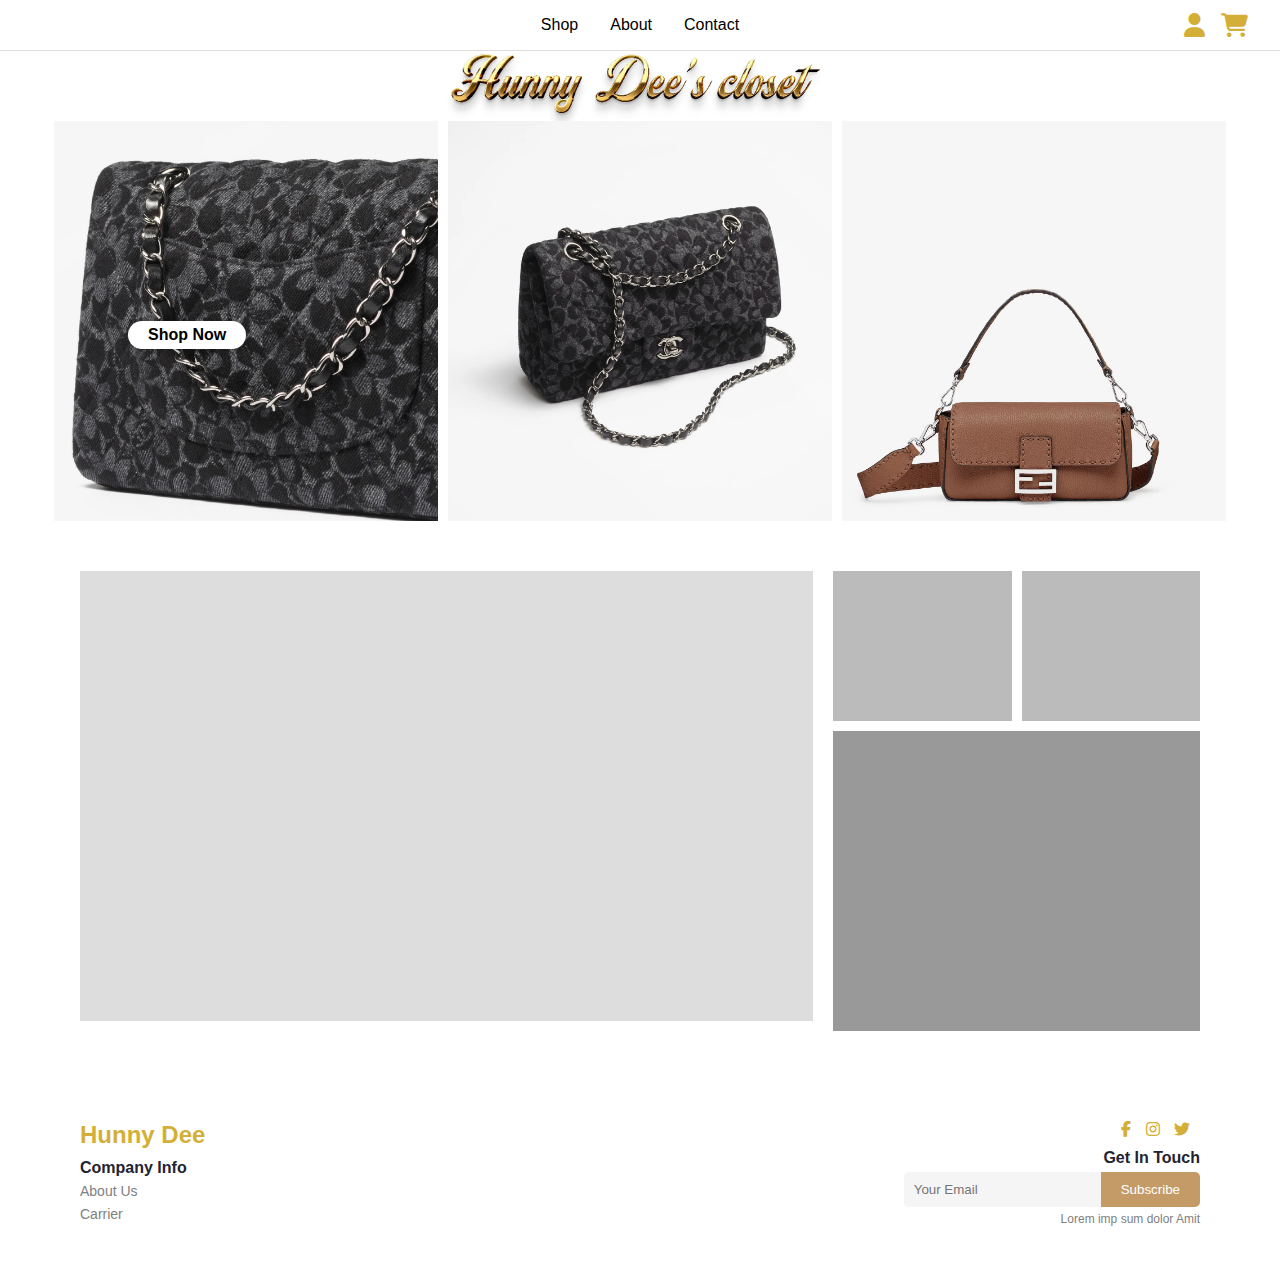
<file: index.html>
<!DOCTYPE html>
<html lang="en">
  <head>
    <meta charset="UTF-8" />
    <title>Hunny Dee's closet - Home</title>
    <link rel="icon" href= images/favicon.ico key="favicon" type="image/icon
    type" />
    <link
      rel="stylesheet"
      href="https://cdnjs.cloudflare.com/ajax/libs/font-awesome/6.4.0/css/all.min.css"
    />
    <link rel="stylesheet" href="css/styles.css" />
    <link href="https://fonts.cdnfonts.com/css/montserrat" rel="stylesheet" />
  </head>
  <body>
    <!-- Header & Navigation -->
    <header>
      <nav class="navbar">
        <!-- Centered Navigation Links -->
        <div class="nav-center">
          <ul>
            <li><a href="shop.html">Shop</a></li>
            <li><a href="about.html">About</a></li>
            <li><a href="contact.html">Contact</a></li>
          </ul>
        </div>
        <!-- Icons on the Right -->
        <div class="nav-right">
          <a href="account.html"><i class="fa-solid fa-user icon"></i></a>
          <a href="checkout.html"
            ><i class="fa-solid fa-cart-shopping icon"></i
          ></a>
        </div>
      </nav>

      <!-- Brand Name Below the Navigation -->
      <div class="logo">
        <a href="index.html">
          <img src="images/LOGO.JPG" alt="Hunny Dee's Closet" />
        </a>
      </div>
    </header>

    <!-- Hero Section -->
    <section class="hero">
      <div class="hero-images">
        <img src="images/9544352661534.webp" alt="Fashion 1" />
        <img src="images/9544353480734.webp" alt="Fashion 2" />
        <img src="images/8BR600ARBBF1NPG_01.jpg" alt="Fashion 3" />
      </div>
      <div class="shop-now">
        <a href="shop.html" class="btn">Shop Now</a>
      </div>
    </section>

    <!-- Product Section -->
    <section class="product-section">
      <div class="product-container">
        <!-- Big Box -->
        <div class="product big-box"></div>

        <!-- Small Boxes Container -->
        <div class="small-boxes">
          <div class="small-boxes-top">
            <div class="product small-box half-box"></div>
            <div class="product small-box half-box"></div>
          </div>
          <div class="product small-box full-box"></div>
        </div>
      </div>
    </section>

    <!-- Footer -->
    <footer class="footer">
      <div class="footer-container">
        <div class="footer-left">
          <h3>Hunny Dee</h3>
          <div class="footer-info">
            <h4>Company Info</h4>
            <ul>
              <li><a href="about.html">About Us</a></li>
              <li><a href="#">Carrier</a></li>
            </ul>
          </div>
        </div>

        <div class="footer-right">
          <div class="social-icons">
            <a href="#"
              ><i class="fa-brands fa-facebook-f" alt="Facebook"></i>
            </a>
            <a href="#"
              ><i class="fa-brands fa-instagram" alt="Instagram"></i
            ></a>
            <a href="#"><i class="fab fa-twitter" alt="Twitter"></i> </a>
          </div>

          <div class="newsletter">
            <h4>Get In Touch</h4>
            <div class="subscribe">
              <input type="email" placeholder="Your Email" />
              <button>Subscribe</button>
            </div>
            <p>Lorem imp sum dolor Amit</p>
          </div>
        </div>
      </div>
    </footer>
  </body>
</html>
</file>
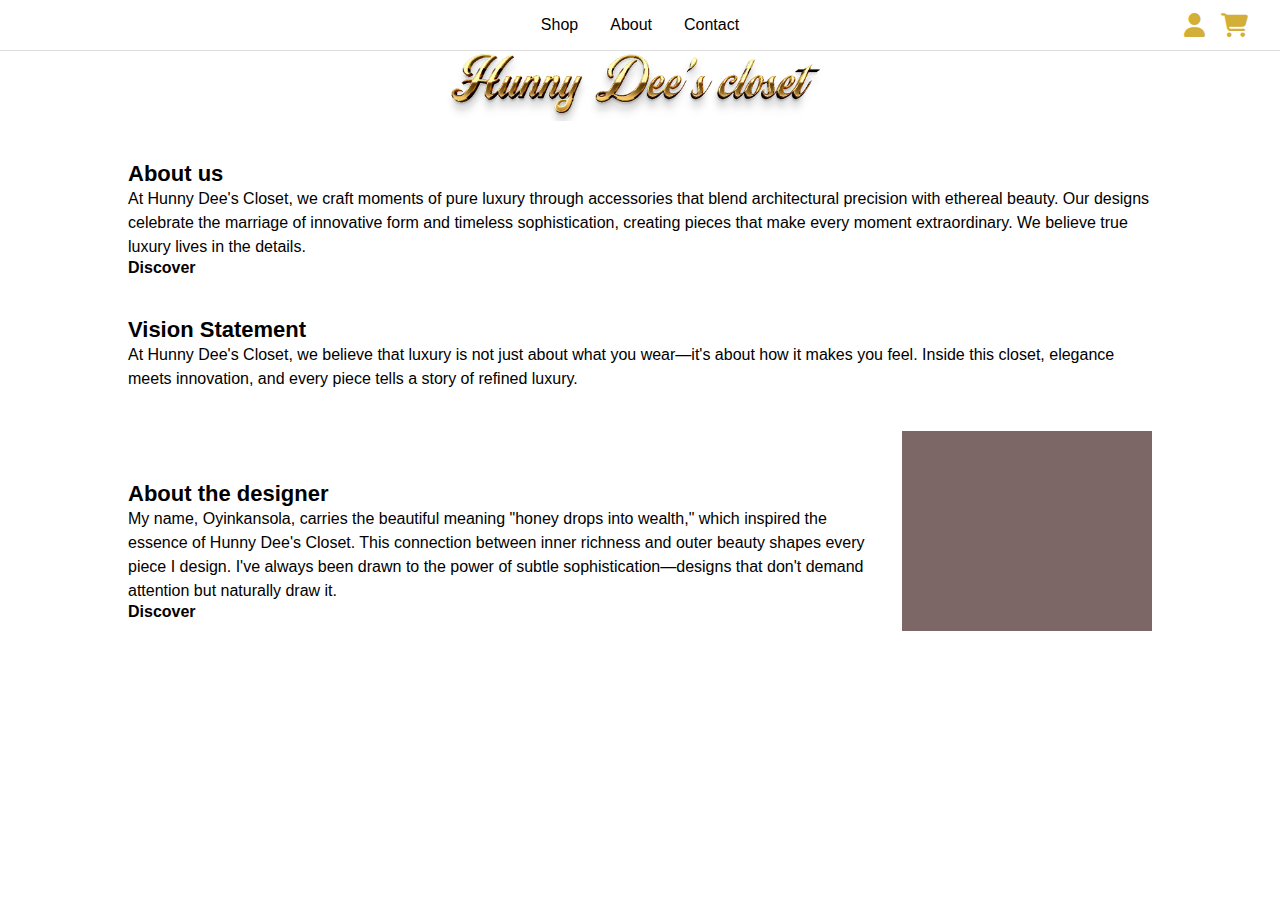
<file: about.html>
<!DOCTYPE html>
<html lang="en">
  <head>
    <meta charset="UTF-8" />
    <title>Hunny Dee's closet - About</title>
    <link rel="icon" href= images/favicon.ico key="favicon" type="image/icon
    type" />
    <link
      rel="stylesheet"
      href="https://cdnjs.cloudflare.com/ajax/libs/font-awesome/6.4.0/css/all.min.css"
    />
    <link rel="stylesheet" href="css/about.css" />
    <link href="https://fonts.cdnfonts.com/css/montserrat" rel="stylesheet" />
  </head>
  <body>
    <!-- Header & Navigation -->
    <header>
      <nav class="navbar">
        <!-- Centered Navigation Links -->
        <div class="nav-center">
          <ul>
            <li><a href="shop.html">Shop</a></li>
            <li><a href="about.html">About</a></li>
            <li><a href="contact.html">Contact</a></li>
          </ul>
        </div>
        <!-- Icons on the Right -->
        <div class="nav-right">
          <a href="account.html"><i class="fa-solid fa-user icon"></i></a>
          <a href="checkout.html"
            ><i class="fa-solid fa-cart-shopping icon"></i
          ></a>
        </div>
      </nav>

      <!-- Brand Name Below the Navigation -->
      <div class="logo">
        <a href="index.html">
          <img src="images/LOGO.JPG" alt="Hunny Dee's Closet" />
        </a>
      </div>
    </header>

    <div class="container">
      <section>
        <h2>About us</h2>
        <p>
          At Hunny Dee's Closet, we craft moments of pure luxury through
          accessories that blend architectural precision with ethereal beauty.
          Our designs celebrate the marriage of innovative form and timeless
          sophistication, creating pieces that make every moment extraordinary.
          We believe true luxury lives in the details.
        </p>
        <a href="#">Discover</a>
      </section>

      <section>
        <h2>Vision Statement</h2>
        <p>
          At Hunny Dee's Closet, we believe that luxury is not just about what
          you wear—it's about how it makes you feel. Inside this closet,
          elegance meets innovation, and every piece tells a story of refined
          luxury.
        </p>
      </section>

      <section class="designer-section">
        <div class="designer-text">
          <h2>About the designer</h2>
          <p>
            My name, Oyinkansola, carries the beautiful meaning "honey drops
            into wealth," which inspired the essence of Hunny Dee's Closet. This
            connection between inner richness and outer beauty shapes every
            piece I design. I've always been drawn to the power of subtle
            sophistication—designs that don't demand attention but naturally
            draw it.
          </p>
          <a href="#">Discover</a>
        </div>
        <div class="image-placeholder"></div>
      </section>
    </div>
  </body>
</html>
</file>
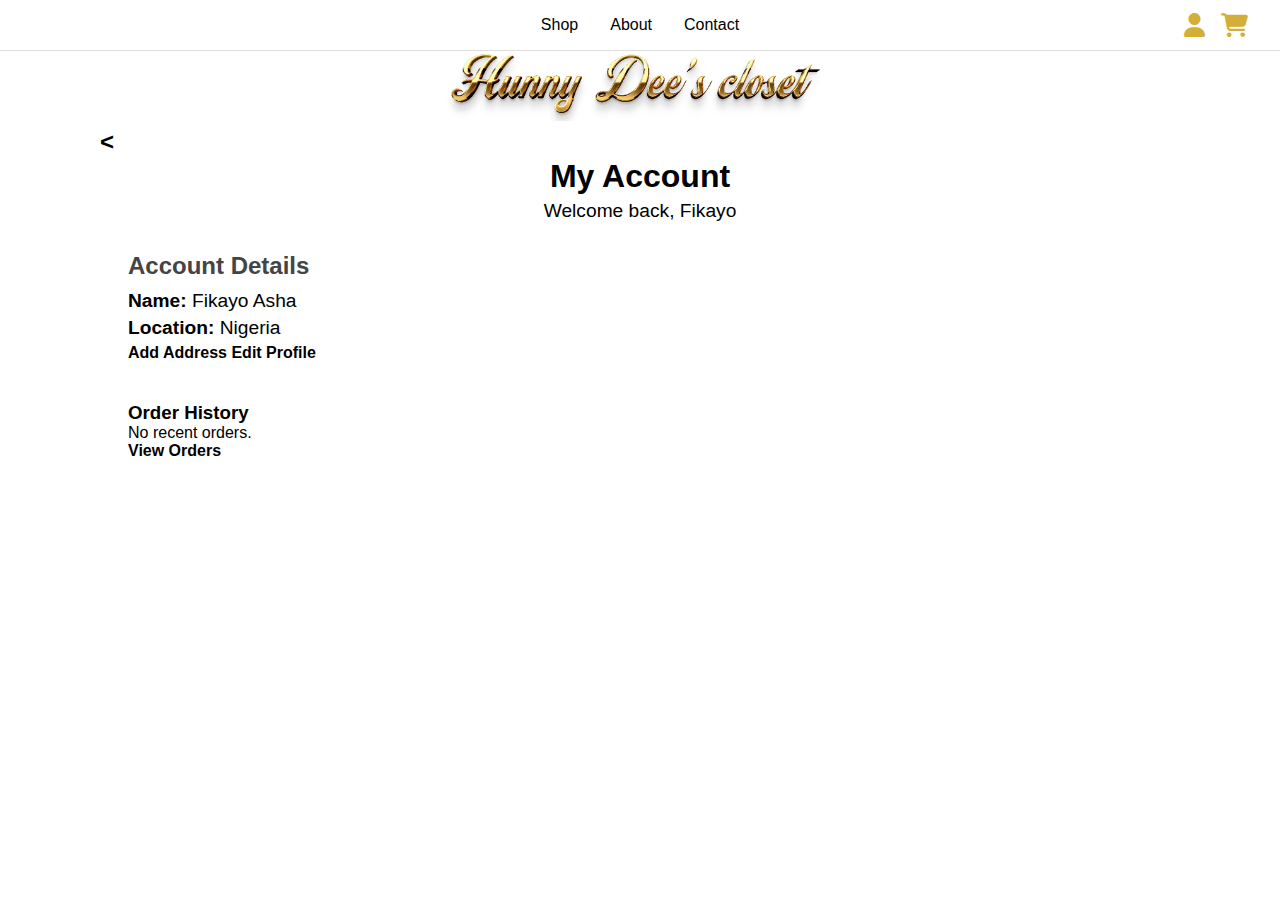
<file: account.html>
<!DOCTYPE html>
<html lang="en">
  <head>
    <meta charset="UTF-8" />
    <title>Hunny Dee's closet - Account</title>
    <link rel="icon" href= images/favicon.ico key="favicon" type="image/icon
    type" />
    <link
      rel="stylesheet"
      href="https://cdnjs.cloudflare.com/ajax/libs/font-awesome/6.4.0/css/all.min.css"
    />
    <link rel="stylesheet" href="css/account.css" />
    <link href="https://fonts.cdnfonts.com/css/montserrat" rel="stylesheet" />
  </head>
  <body>
    <!-- Header & Navigation -->
    <header>
      <nav class="navbar">
        <!-- Centered Navigation Links -->
        <div class="nav-center">
          <ul>
            <li><a href="shop.html">Shop</a></li>
            <li><a href="about.html">About</a></li>
            <li><a href="contact.html">Contact</a></li>
          </ul>
        </div>
        <!-- Icons on the Right -->
        <div class="nav-right">
          <a href="account.html"><i class="fa-solid fa-user icon"></i></a>
          <a href="checkout.html"
            ><i class="fa-solid fa-cart-shopping icon"></i
          ></a>
        </div>
      </nav>

      <!-- Brand Name Below the Navigation -->
      <div class="logo">
        <a href="index.html">
          <img src="images/LOGO.JPG" alt="Hunny Dee's Closet" />
        </a>
      </div>
    </header>

    <main>
      <h1><a href="index.html" class="back-button">&#60;</a></h1>
      <h2 class="c">My Account</h2>
      <p class="welcome-message">Welcome back, Fikayo</p>

      <section class="account-section">
        <div class="account-details">
          <h3>Account Details</h3>
          <p><strong>Name:</strong> Fikayo Asha</p>
          <p><strong>Location:</strong> Nigeria</p>
          <a href="#">Add Address</a>
          <a href="#">Edit Profile</a>
        </div>

        <div class="order-history">
          <h3>Order History</h3>
          <p>No recent orders.</p>
          <a href="#">View Orders</a>
        </div>
      </section>
    </main>
  </body>
</html>
</file>
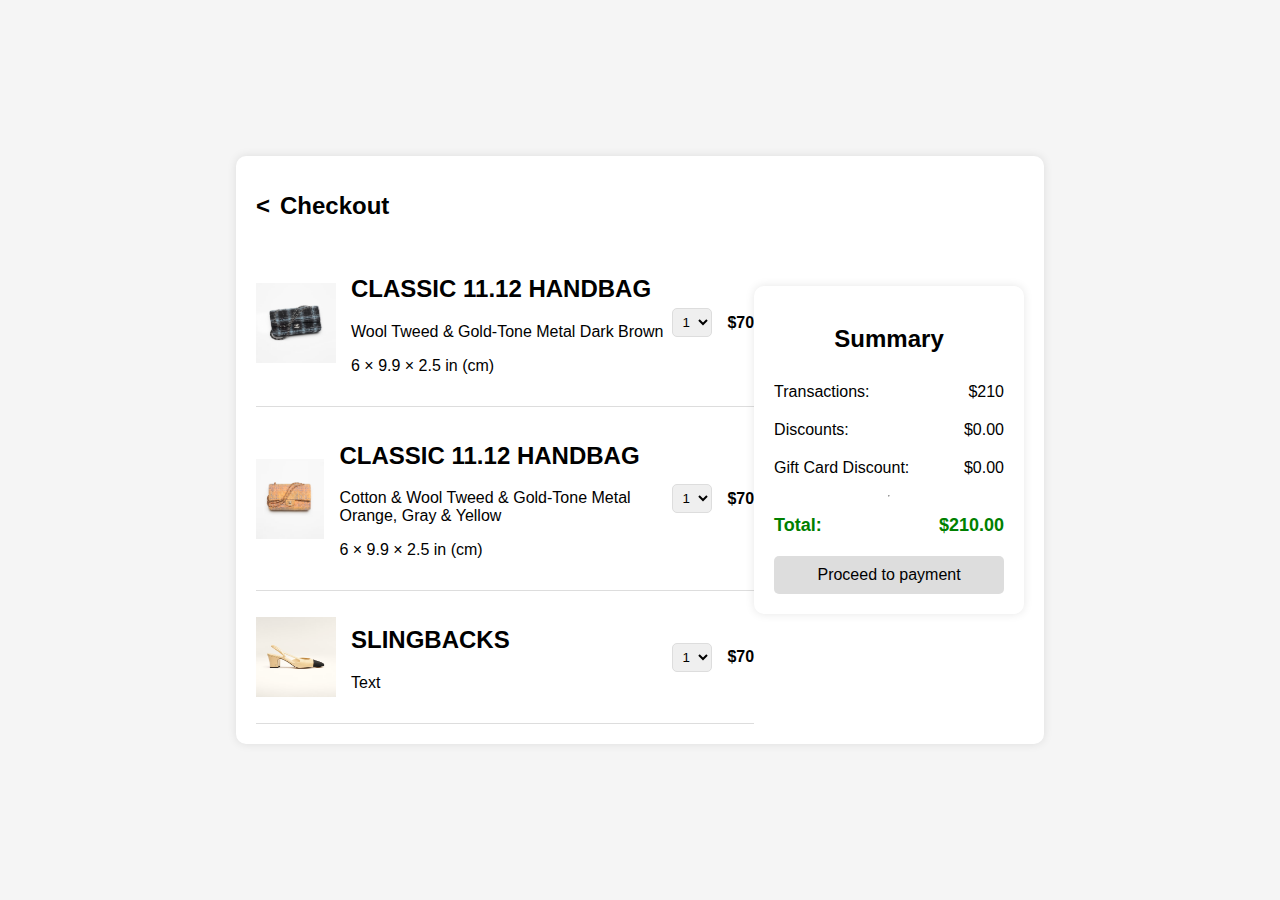
<file: checkout.html>
<!DOCTYPE html>
<html lang="en">
  <head>
    <meta charset="UTF-8" />
    <meta name="viewport" content="width=device-width, initial-scale=1.0" />
    <title>Hunny Dee's closet - Checkout</title>
    <link rel="icon" href= images/favicon.ico key="favicon" type="image/icon
    type" />
    <link rel="stylesheet" href="css/checkout.css" />
    <link href="https://fonts.cdnfonts.com/css/montserrat" rel="stylesheet" />
  </head>
  <body>
    <div class="container">
      <div class="checkout-section">
        <div class="checkout">
          <h1><a href="index.html" class="back-button">&#60;</a> Checkout</h1>
          <div class="items">
            <div class="item">
              <img
                src="images/classic-11-12-handbag-black-light-blue-gray-wool-tweed-ruthenium-finish-metal-wool-tweed-ruthenium-finish-metal-packshot-artistique-vue1-a01112b18202nzu95-9547696668702.jpg.avif"
                alt="Classic 11.12 Handbag"
              />
              <div class="details">
                <h2>CLASSIC 11.12 HANDBAG</h2>
                <p>Wool Tweed & Gold-Tone Metal Dark Brown</p>
                <p>6 × 9.9 × 2.5 in (cm)</p>
              </div>
              <select class="quantity">
                <option>1</option>
                <option>2</option>
                <option>3</option>
              </select>
              <p class="price">$70</p>
            </div>
            <div class="item">
              <img
                src="images/classic-11-12-handbag-orange-gray-yellow-cotton-wool-tweed-gold-tone-metal-cotton-wool-tweed-gold-tone-metal-packshot-artistique-vue1-a01112b18196nzu80-9547695456286.jpg.avif"
                alt="Classic 11.12 Handbag"
              />
              <div class="details">
                <h2>CLASSIC 11.12 HANDBAG</h2>
                <p>
                  Cotton & Wool Tweed & Gold-Tone Metal Orange, Gray & Yellow
                </p>
                <p>6 × 9.9 × 2.5 in (cm)</p>
              </div>
              <select class="quantity">
                <option>1</option>
                <option>2</option>
                <option>3</option>
              </select>
              <p class="price">$70</p>
            </div>
            <div class="item">
              <img
                src="images/slingbacks-beige-black-goatskin-grosgrain-goatskin-grosgrain-packshot-artistique-vue1-g31318y50006c8378-9543237697566.jpg.avif"
                alt="Slingbacks"
              />
              <div class="details">
                <h2>SLINGBACKS</h2>
                <p>Text</p>
              </div>
              <select class="quantity">
                <option>1</option>
                <option>2</option>
                <option>3</option>
              </select>
              <p class="price">$70</p>
            </div>
          </div>
        </div>
        <div class="summary">
          <h2>Summary</h2>
          <p>Transactions: <span>$210</span></p>
          <p>Discounts: <span>$0.00</span></p>
          <p>Gift Card Discount: <span>$0.00</span></p>
          <hr />
          <p class="total">Total: <span>$210.00</span></p>
          <button class="checkout-btn">Proceed to payment</button>
        </div>
      </div>
    </div>
  </body>
</html>
</file>
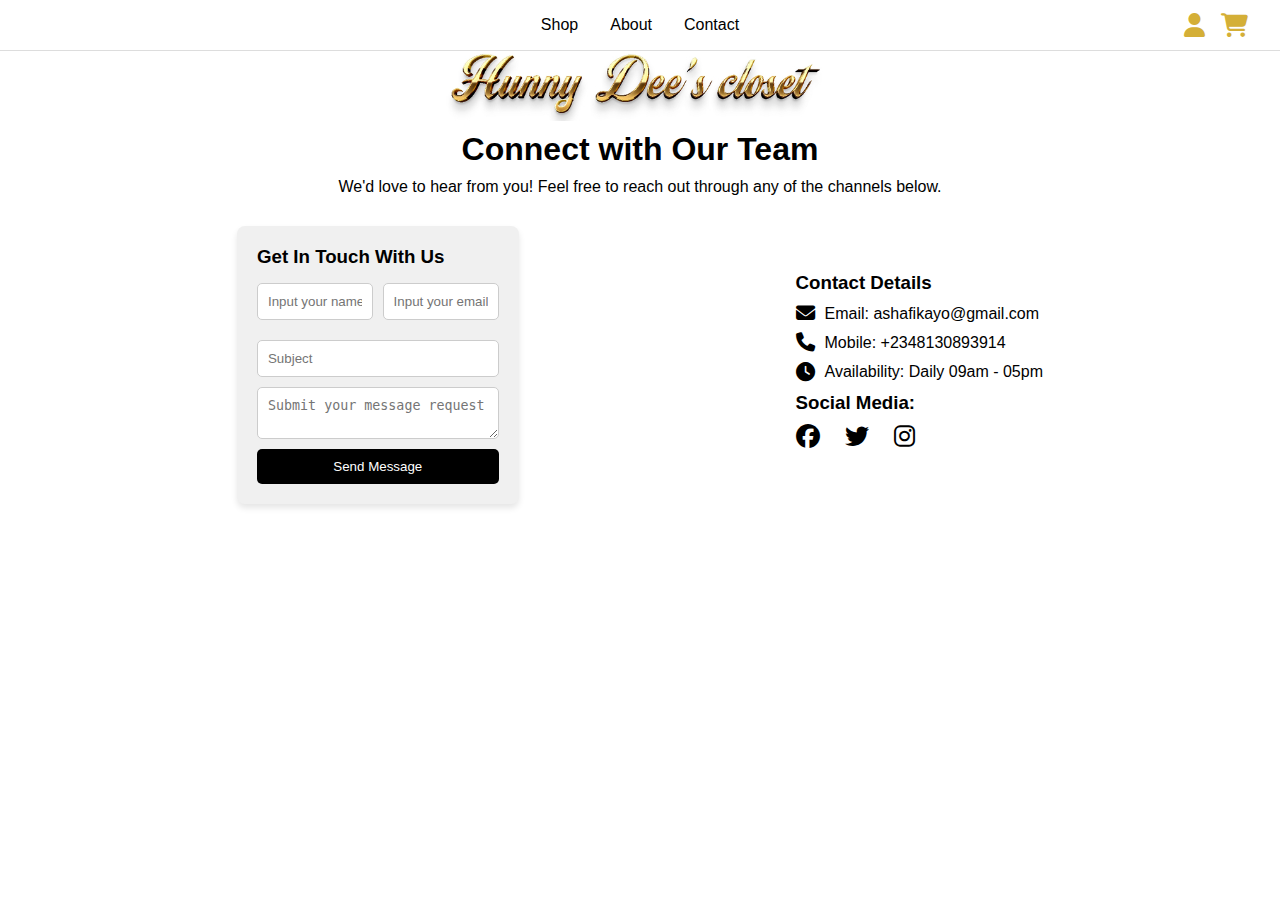
<file: contact.html>
<!DOCTYPE html>
<html lang="en">
  <head>
    <meta charset="UTF-8" />
    <title>Hunny Dee's closet - Contact</title>
    <link rel="icon" href= images/favicon.ico key="favicon" type="image/icon
    type" />
    <link
      rel="stylesheet"
      href="https://cdnjs.cloudflare.com/ajax/libs/font-awesome/6.4.0/css/all.min.css"
    />
    <link rel="stylesheet" href="css/contact.css" />
    <link href="https://fonts.cdnfonts.com/css/montserrat" rel="stylesheet" />
  </head>
  <body>
    <!-- Header & Navigation -->
    <header>
      <nav class="navbar">
        <!-- Centered Navigation Links -->
        <div class="nav-center">
          <ul>
            <li><a href="shop.html">Shop</a></li>
            <li><a href="about.html">About</a></li>
            <li><a href="contact.html">Contact</a></li>
          </ul>
        </div>
        <!-- Icons on the Right -->
        <div class="nav-right">
          <a href="account.html"><i class="fa-solid fa-user icon"></i></a>
          <a href="checkout.html"
            ><i class="fa-solid fa-cart-shopping icon"></i
          ></a>
        </div>
      </nav>

      <!-- Brand Name Below the Navigation -->
      <div class="logo">
        <a href="index.html">
          <img src="images/LOGO.JPG" alt="Hunny Dee's Closet" />
        </a>
      </div>
    </header>
    <div class="hero">
      <h2>Connect with Our Team</h2>
      <p>
        We'd love to hear from you! Feel free to reach out through any of the
        channels below.
      </p>
    </div>
    <div class="contact-container">
      <div class="contact-form">
        <h3>Get In Touch With Us</h3>
        <div class="form-box">
          <form>
            <div class="form-row">
              <input type="text" placeholder="Input your name" required />
              <input type="email" placeholder="Input your email" required />
            </div>
            <input type="text" placeholder="Subject" required />
            <textarea
              placeholder="Submit your message request"
              required
            ></textarea>
            <button type="submit">Send Message</button>
          </form>
        </div>
      </div>
      <div class="contact-details">
        <h3>Contact Details</h3>
        <div>
          <i class="fas fa-envelope"></i>
          <span>Email: ashafikayo@gmail.com</span>
        </div>
        <div>
          <i class="fas fa-phone"></i>
          <span>Mobile: +2348130893914</span>
        </div>
        <div>
          <i class="fas fa-clock"></i>
          <span>Availability: Daily 09am - 05pm</span>
        </div>
        <h3>Social Media:</h3>
        <div class="social-media">
          <i class="fab fa-facebook"></i>
          <i class="fab fa-twitter"></i>
          <i class="fab fa-instagram"></i>
        </div>
      </div>
    </div>
  </body>
</html>
</file>
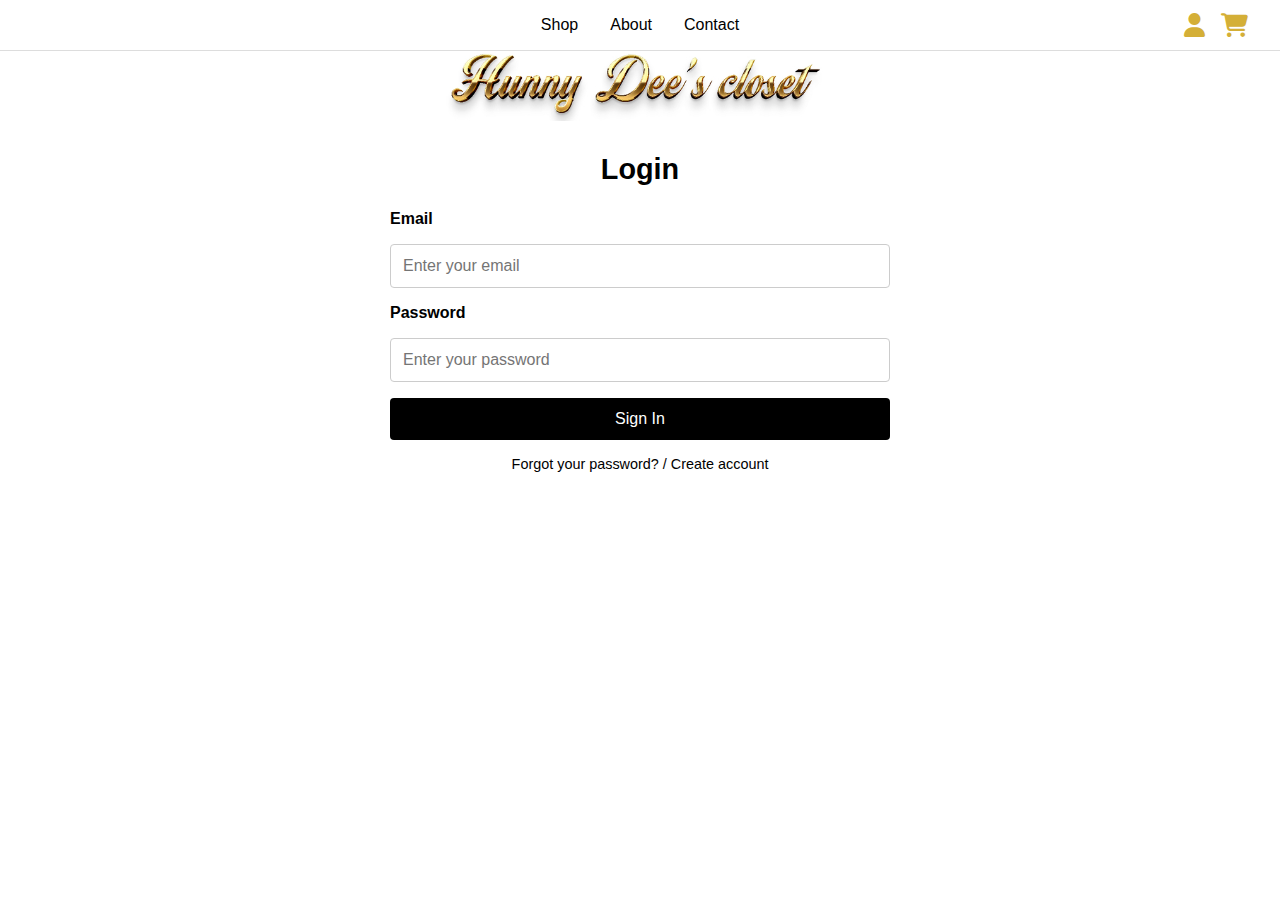
<file: login.html>
<!DOCTYPE html>
<html lang="en">
  <head>
    <meta charset="UTF-8" />
    <title>Hunny Dee's closet - Login</title>
    <link rel="icon" href= images/favicon.ico key="favicon" type="image/icon
    type" />
    <link
      rel="stylesheet"
      href="https://cdnjs.cloudflare.com/ajax/libs/font-awesome/6.4.0/css/all.min.css"
    />
    <link rel="stylesheet" href="css/login.css" />
    <link href="https://fonts.cdnfonts.com/css/montserrat" rel="stylesheet" />
  </head>
  <body>
    <!-- Header & Navigation -->
    <header>
      <nav class="navbar">
        <!-- Centered Navigation Links -->
        <div class="nav-center">
          <ul>
            <li><a href="shop.html">Shop</a></li>
            <li><a href="about.html">About</a></li>
            <li><a href="contact.html">Contact</a></li>
          </ul>
        </div>
        <!-- Icons on the Right -->
        <div class="nav-right">
          <a href="account.html"><i class="fa-solid fa-user icon"></i></a>
          <a href="checkout.html"
            ><i class="fa-solid fa-cart-shopping icon"></i
          ></a>
        </div>
      </nav>

      <!-- Brand Name Below the Navigation -->
      <div class="logo">
        <a href="index.html">
          <img src="images/LOGO.JPG" alt="Hunny Dee's Closet" />
        </a>
      </div>
    </header>

    <!-- Main Content: Login Section -->
    <main>
      <section class="login-section">
        <h2>Login</h2>
        <form class="login-form">
          <label for="email">Email</label>
          <input
            type="email"
            id="email"
            name="email"
            placeholder="Enter your email"
            required
          />

          <label for="password">Password</label>
          <input
            type="password"
            id="password"
            name="password"
            placeholder="Enter your password"
            required
          />

          <button type="submit" class="sign-in-btn">Sign In</button>
        </form>

        <div class="login-links">
          <a href="#">Forgot your password?</a> /
          <a href="signup.html">Create account</a>
        </div>
      </section>
    </main>
  </body>
</html>
</file>
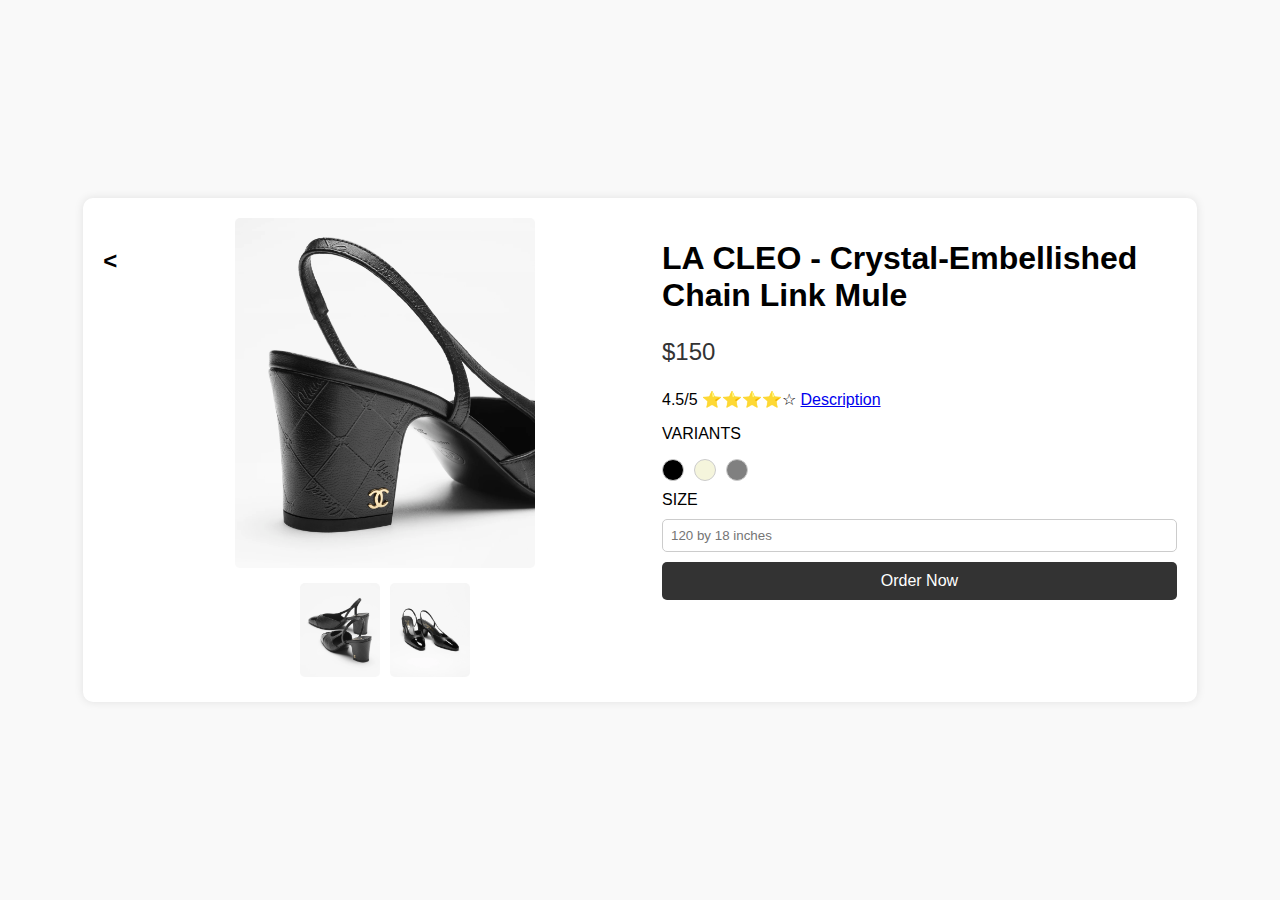
<file: product.html>
<!DOCTYPE html>
<html lang="en">
  <head>
    <meta charset="UTF-8" />
    <meta name="viewport" content="width=device-width, initial-scale=1.0" />
    <title>Hunny Dee's closet - Product</title>
    <link rel="icon" href= images/favicon.ico key="favicon" type="image/icon
    type" />
    <link rel="stylesheet" href="css/product.css" />
    <link href="https://fonts.cdnfonts.com/css/montserrat" rel="stylesheet" />
  </head>
  <body>
    <div class="product-container">
      <h1><a href="shop.html" class="back-button">&#60;</a></h1>
      <div class="product-gallery">
        <img
          src="images/9547690377246.webp"
          alt="Main Product Image"
          class="main-image"
        />
        <div class="thumbnail-container">
          <img
            src="images/9547690508318.webp"
            alt="Thumbnail 1"
            class="thumbnail"
          />
          <img
            src="images/9547690541086.webp"
            alt="Thumbnail 2"
            class="thumbnail"
          />
        </div>
      </div>
      <div class="product-info">
        <h1>LA CLEO - Crystal-Embellished Chain Link Mule</h1>
        <p class="price">$150</p>
        <p class="rating">4.5/5 ⭐⭐⭐⭐☆ <a href="#">Description</a></p>
        <div class="variants">
          <p>VARIANTS</p>
          <div class="variant-colors">
            <span class="color black"></span>
            <span class="color beige"></span>
            <span class="color gray"></span>
          </div>
        </div>
        <label for="size">SIZE</label>
        <input type="text" id="size" placeholder="120 by 18 inches" />
        <button class="order-btn">Order Now</button>
      </div>
    </div>
  </body>
</html>
</file>
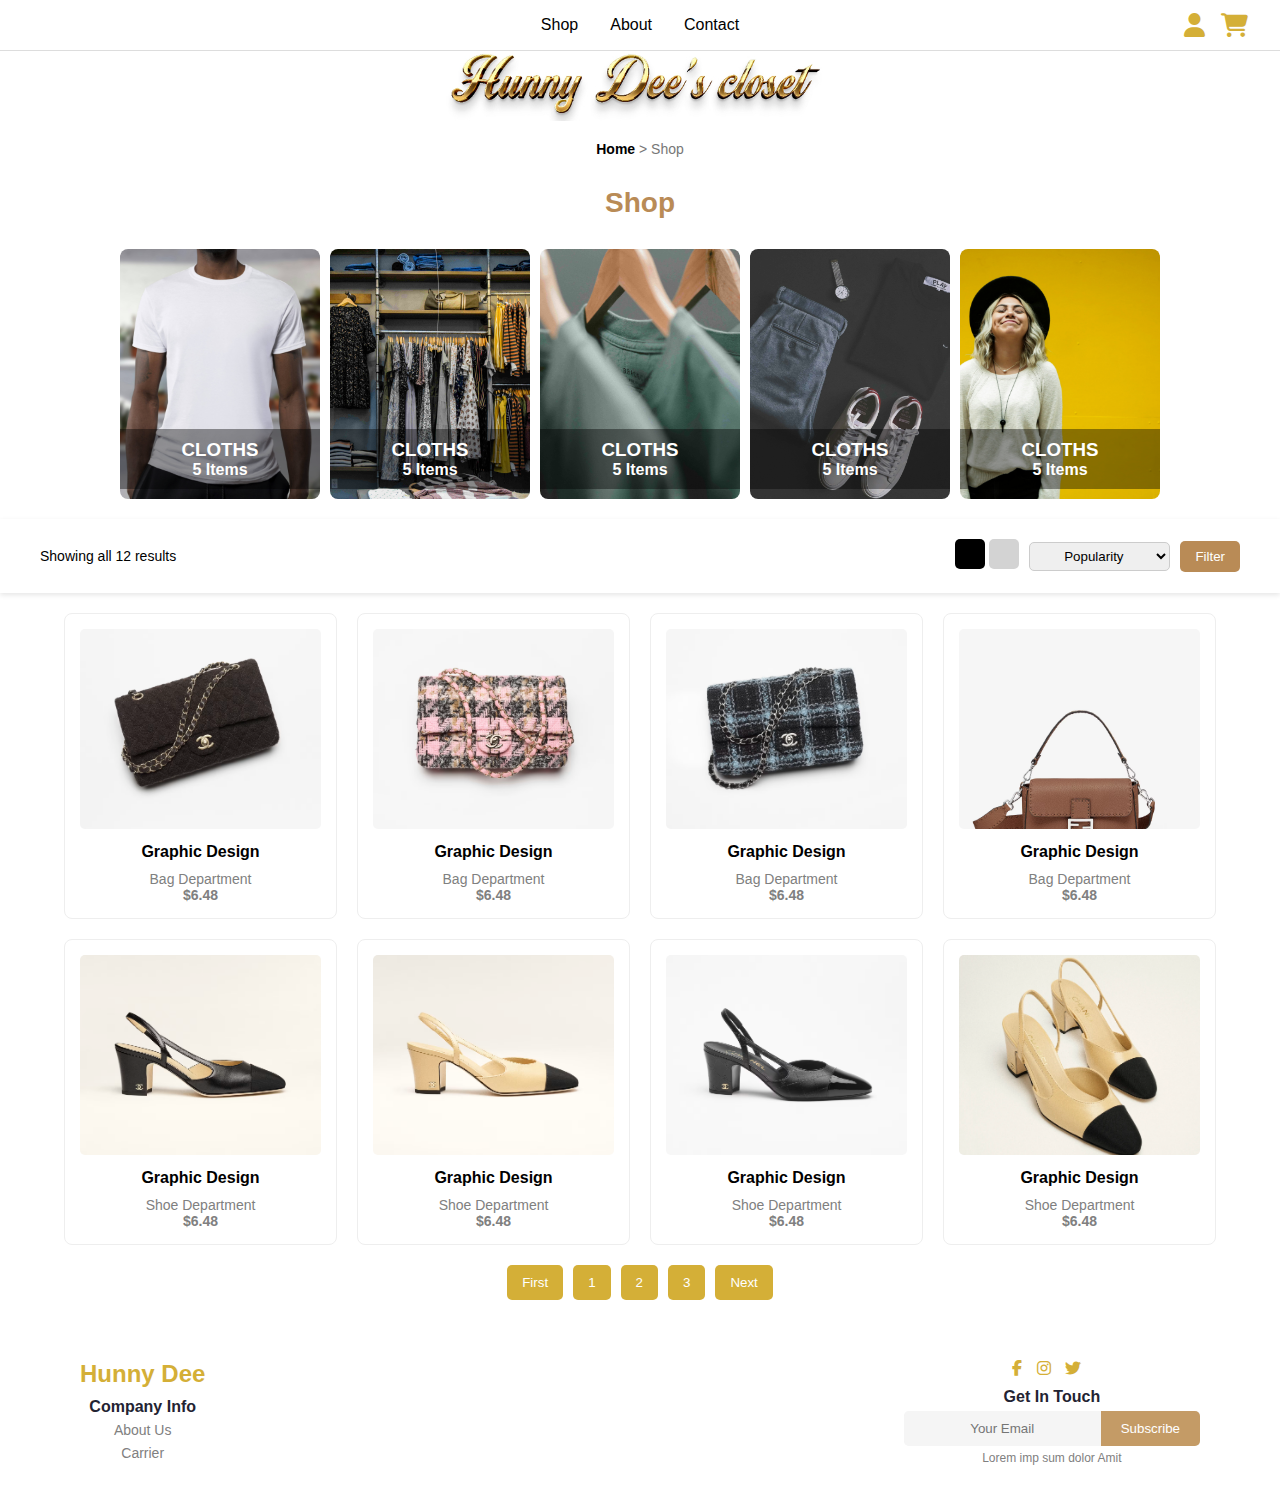
<file: shop.html>
<!DOCTYPE html>
<html lang="en">
  <head>
    <meta charset="UTF-8" />
    <!-- Ensures proper scaling on mobile devices -->
    <meta name="viewport" content="width=device-width, initial-scale=1" />
    <title>Hunny Dee's closet - Shop</title>
    <link rel="icon" href="images/favicon.ico" type="image/icon" />
    <link
      rel="stylesheet"
      href="https://cdnjs.cloudflare.com/ajax/libs/font-awesome/6.4.0/css/all.min.css"
    />
    <!-- Your existing external CSS is still loaded -->
    <link rel="stylesheet" href="css/shop.css" />
    <link href="https://fonts.cdnfonts.com/css/montserrat" rel="stylesheet" />
  </head>
  <body>
    <!-- Header Section -->
    <header>
      <div class="container">
        <nav class="navbar">
          <div class="nav-center">
            <ul>
              <li><a href="shop.html">Shop</a></li>
              <li><a href="about.html">About</a></li>
              <li><a href="contact.html">Contact</a></li>
            </ul>
          </div>
          <div class="nav-right">
            <a href="account.html"><i class="fa-solid fa-user icon"></i></a>
            <a href="checkout.html"
              ><i class="fa-solid fa-cart-shopping icon"></i
            ></a>
          </div>
        </nav>
        <div class="logo">
          <a href="index.html"
            ><img src="images/LOGO.JPG" alt="Hunny Dee's Closet"
          /></a>
        </div>
      </div>
    </header>

    <!-- Main Content -->
    <div class="container">
      <div class="breadcrumb">
        <p><span>Home</span> &gt; Shop</p>
      </div>
      <div class="shop-header">
        <h1>Shop</h1>
      </div>

      <!-- Shop Categories -->
      <section class="shop-categories">
        <div class="category-card">
          <img src="images/anomaly-WWesmHEgXDs-unsplash.jpg" alt="Cloths" />
          <div class="category-overlay">
            <h3>CLOTHS</h3>
            <p>5 Items</p>
          </div>
        </div>
        <div class="category-card">
          <img
            src="images/burgess-milner-OYYE4g-I5ZQ-unsplash.jpg"
            alt="Cloths"
          />
          <div class="category-overlay">
            <h3>CLOTHS</h3>
            <p>5 Items</p>
          </div>
        </div>
        <div class="category-card">
          <img
            src="images/keagan-henman-Won79_9oUEk-unsplash.jpg"
            alt="Cloths"
          />
          <div class="category-overlay">
            <h3>CLOTHS</h3>
            <p>5 Items</p>
          </div>
        </div>
        <div class="category-card">
          <img src="images/mnz-ToLMORRb97Q-unsplash.jpg" alt="Cloths" />
          <div class="category-overlay">
            <h3>CLOTHS</h3>
            <p>5 Items</p>
          </div>
        </div>
        <div class="category-card">
          <img
            src="images/felipe-galvan-AhfrA5VQNpM-unsplash.jpg"
            alt="Cloths"
          />
          <div class="category-overlay">
            <h3>CLOTHS</h3>
            <p>5 Items</p>
          </div>
        </div>
      </section>

      <!-- Shop Filters -->
      <div class="shop-filter">
        <p>Showing all 12 results</p>
        <div class="filter-options">
          <div class="view-toggle">
            <button class="grid-view active"></button>
            <button class="list-view"></button>
          </div>
          <select class="sort-dropdown">
            <option>Popularity</option>
            <option>Newest</option>
            <option>Price: Low to High</option>
            <option>Price: High to Low</option>
          </select>
          <button class="filter-btn">Filter</button>
        </div>
      </div>

      <!-- Product Grid -->
      <section class="product-section">
        <div class="product-grid">
          <div class="product-card">
            <a href="product.html">
              <img
                src="images/classic-11-12-handbag-dark-brown-wool-tweed-gold-tone-metal-wool-tweed-gold-tone-metal-packshot-artistique-vue1-a01112b18200nzl83-9547695685662.jpg.avif"
                alt="Bag"
              />
            </a>
            <h3>Graphic Design</h3>
            <p>Bag Department</p>
            <p class="product-price">$6.48</p>
          </div>
          <div class="product-card">
            <a href="product.html">
              <img
                src="images/classic-11-12-handbag-light-pink-black-beige-ecru-wool-tweed-gold-tone-metal-wool-tweed-gold-tone-metal-packshot-artistique-vue1-a01112b18351nzv35-9547695423518.jpg.avif"
                alt="Bag"
              />
            </a>
            <h3>Graphic Design</h3>
            <p>Bag Department</p>
            <p class="product-price">$6.48</p>
          </div>
          <div class="product-card">
            <a href="product.html">
              <img
                src="images/classic-11-12-handbag-black-light-blue-gray-wool-tweed-ruthenium-finish-metal-wool-tweed-ruthenium-finish-metal-packshot-artistique-vue1-a01112b18202nzu95-9547696668702.jpg.avif"
                alt="Bag"
              />
            </a>
            <h3>Graphic Design</h3>
            <p>Bag Department</p>
            <p class="product-price">$6.48</p>
          </div>
          <div class="product-card">
            <a href="product.html">
              <img src="images/8BR600ARBBF1NPG_01.jpg" alt="Bag" />
            </a>
            <h3>Graphic Design</h3>
            <p>Bag Department</p>
            <p class="product-price">$6.48</p>
          </div>
          <div class="product-card">
            <a href="product.html">
              <img
                src="images/slingbacks-black-goatskin-grosgrain-goatskin-grosgrain-packshot-artistique-vue1-g31318y5000694305-9543236878366.jpg.avif"
                alt="Shoes"
              />
            </a>
            <h3>Graphic Design</h3>
            <p>Shoe Department</p>
            <p class="product-price">$6.48</p>
          </div>
          <div class="product-card">
            <a href="product.html">
              <img
                src="images/slingbacks-beige-black-goatskin-grosgrain-goatskin-grosgrain-packshot-artistique-vue1-g31318y50006c8378-9543237697566.jpg.avif"
                alt="Shoes"
              />
            </a>
            <h3>Graphic Design</h3>
            <p>Shoe Department</p>
            <p class="product-price">$6.48</p>
          </div>
          <div class="product-card">
            <a href="product.html">
              <img
                src="images/slingbacks-black-printed-lambskin-patent-calfskin-printed-lambskin-patent-calfskin-packshot-artistique-vue1-g31318b1850294305-9547690475550.jpg.avif"
                alt="Bag"
              />
            </a>
            <h3>Graphic Design</h3>
            <p>Shoe Department</p>
            <p class="product-price">$6.48</p>
          </div>
          <div class="product-card">
            <a href="product.html">
              <img src="images/9543236943902.webp" alt="Bag" />
            </a>
            <h3>Graphic Design</h3>
            <p>Shoe Department</p>
            <p class="product-price">$6.48</p>
          </div>
        </div>
      </section>

      <!-- Pagination -->
      <div class="pagination">
        <button>First</button>
        <button>1</button>
        <button>2</button>
        <button>3</button>
        <button>Next</button>
      </div>
    </div>

    <!-- Footer Section -->
    <footer class="footer">
      <div class="footer-container">
        <div class="footer-left">
          <a href="index.html"><h3>Hunny Dee</h3></a>
          <div class="footer-info">
            <h4>Company Info</h4>
            <ul>
              <li><a href="about.html">About Us</a></li>
              <li><a href="#">Carrier</a></li>
            </ul>
          </div>
        </div>
        <div class="footer-right">
          <div class="social-icons">
            <a href="#"><i class="fa-brands fa-facebook-f"></i></a>
            <a href="#"><i class="fa-brands fa-instagram"></i></a>
            <a href="#"><i class="fab fa-twitter"></i></a>
          </div>
          <div class="newsletter">
            <h4>Get In Touch</h4>
            <div class="subscribe">
              <input type="email" placeholder="Your Email" />
              <button>Subscribe</button>
            </div>
            <p>Lorem imp sum dolor Amit</p>
          </div>
        </div>
      </div>
    </footer>
  </body>
</html>
</file>
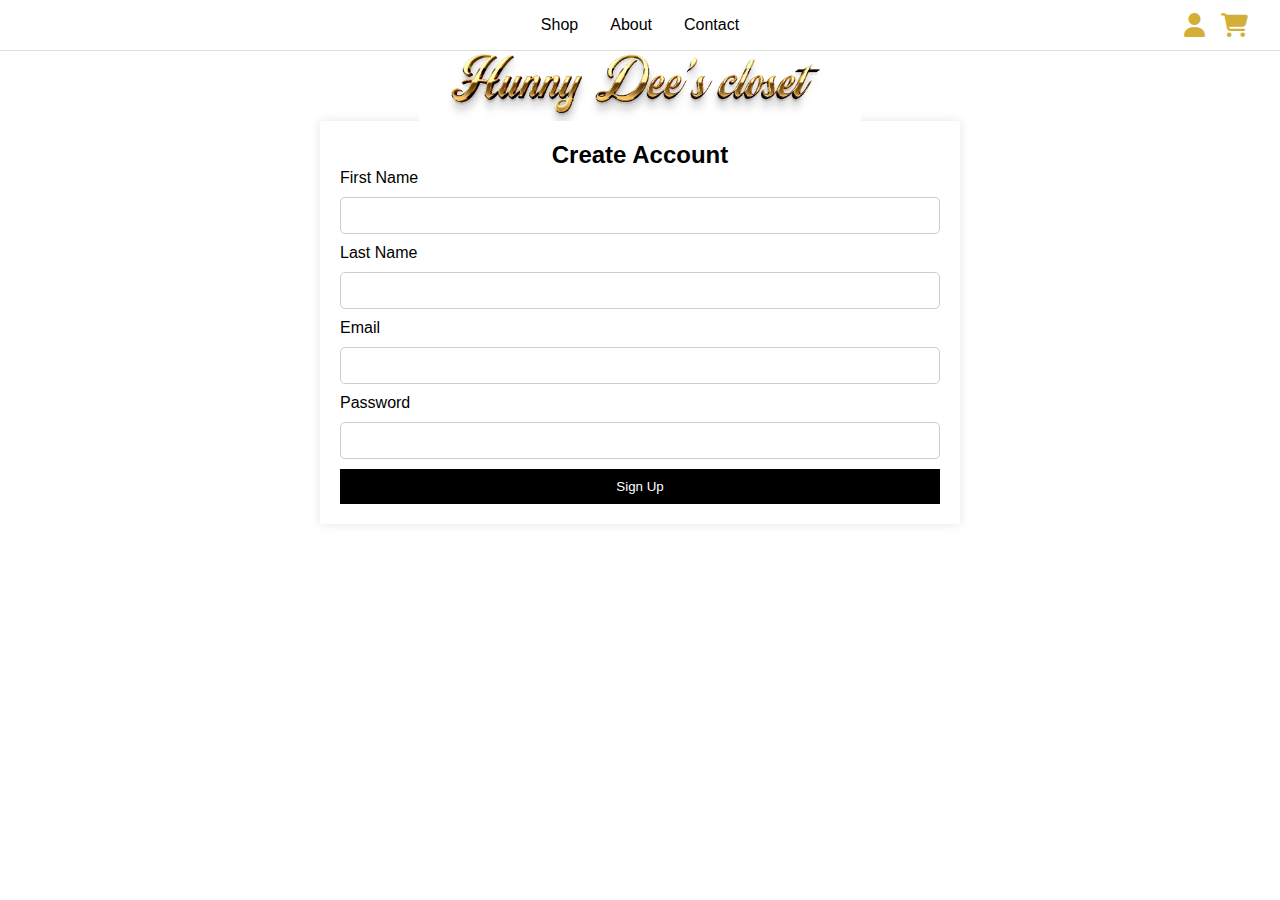
<file: signup.html>
<!DOCTYPE html>
<html lang="en">
  <head>
    <meta charset="UTF-8" />
    <title>Hunny Dee's closet - Signup</title>
    <link rel="icon" href= images/favicon.ico key="favicon" type="image/icon
    type" />
    <link
      rel="stylesheet"
      href="https://cdnjs.cloudflare.com/ajax/libs/font-awesome/6.4.0/css/all.min.css"
    />
    <link rel="stylesheet" href="css/signup.css" />
    <link href="https://fonts.cdnfonts.com/css/montserrat" rel="stylesheet" />
  </head>
  <body>
    <!-- Header & Navigation -->
    <header>
      <nav class="navbar">
        <!-- Centered Navigation Links -->
        <div class="nav-center">
          <ul>
            <li><a href="shop.html">Shop</a></li>
            <li><a href="about.html">About</a></li>
            <li><a href="contact.html">Contact</a></li>
          </ul>
        </div>
        <!-- Icons on the Right -->
        <div class="nav-right">
          <a href="account.html"><i class="fa-solid fa-user icon"></i></a>
          <a href="checkout.html"
            ><i class="fa-solid fa-cart-shopping icon"></i
          ></a>
        </div>
      </nav>

      <!-- Brand Name Below the Navigation -->
      <div class="logo">
        <a href="index.html">
          <img src="images/LOGO.JPG" alt="Hunny Dee's Closet" />
        </a>
      </div>
    </header>
    <main>
      <h2 class="create">Create Account</h2>
      <form>
        <label for="first-name">First Name</label>
        <input type="text" id="first-name" name="first-name" required />

        <label for="last-name">Last Name</label>
        <input type="text" id="last-name" name="last-name" required />

        <label for="email">Email</label>
        <input type="email" id="email" name="email" required />

        <label for="password">Password</label>
        <input type="password" id="password" name="password" required />

        <button type="submit">Sign Up</button>
      </form>
    </main>
  </body>
</html>
</file>
<file: css/checkout.css>
body {
  font-family: "Montserrat", sans-serif;
  margin: 0;
  padding: 0;
  display: flex;
  justify-content: center;
  align-items: center;
  height: 100vh;
  background-color: #f5f5f5;
}

.container {
  width: 60%;
  background: white;
  padding: 20px;
  border-radius: 10px;
  box-shadow: 0px 0px 10px rgba(0, 0, 0, 0.1);
  display: flex;
  flex-direction: column;
  align-items: center;
}

.checkout-section {
  display: flex;
  justify-content: center;
  align-items: center;
  width: 100%;
}

.checkout {
  width: 65%;
}

h1 {
  display: flex;
  align-items: center;
  font-size: 24px;
}

.back-button {
  text-decoration: none;
  font-size: 24px;
  margin-right: 10px;
  color: black;
}

.items {
  margin-top: 20px;
}

.item {
  display: flex;
  align-items: center;
  border-bottom: 1px solid #ddd;
  padding: 15px 0;
}

.item img {
  width: 80px;
  height: 80px;
  margin-right: 15px;
}

.details {
  flex-grow: 1;
}

.quantity {
  padding: 5px;
  border: 1px solid #ddd;
  border-radius: 5px;
  margin-right: 15px;
}

.price {
  font-weight: bold;
}

.summary {
  width: 30%;
  padding: 20px;
  background: #fff;
  border-radius: 10px;
  box-shadow: 0px 0px 10px rgba(0, 0, 0, 0.1);
  display: flex;
  flex-direction: column;
  justify-content: space-between;
  align-items: center;
  text-align: center;
  margin: auto;
}

.summary p {
  display: flex;
  justify-content: space-between;
  margin: 10px 0;
  width: 100%;
}

.total {
  font-weight: bold;
  font-size: 18px;
  color: green;
}

.checkout-btn {
  width: 100%;
  padding: 10px;
  background: #ddd;
  border: none;
  cursor: pointer;
  font-size: 16px;
  margin-top: 10px;
  border-radius: 5px;
}
</file>
<file: css/product.css>
body {
  font-family: "Montserrat", sans-serif;
  margin: 0;
  padding: 0;
  display: flex;
  justify-content: center;
  align-items: center;
  height: 100vh;
  background-color: #f9f9f9;
}
.product-container {
  display: flex;
  background: white;
  padding: 20px;
  border-radius: 10px;
  box-shadow: 0 0 10px rgba(0, 0, 0, 0.1);
}

.back-button {
  text-decoration: none;
  font-size: 24px;
  margin-right: 10px;
  color: black;
}

.product-gallery {
  flex: 1;
  display: flex;
  flex-direction: column;
  align-items: center;
}
.main-image {
  width: 300px;
  border-radius: 5px;
}
.thumbnail-container {
  display: flex;
  margin-top: 10px;
}
.thumbnail {
  width: 80px;
  margin: 5px;
  border-radius: 5px;
  cursor: pointer;
}
.product-info {
  flex: 1;
  padding-left: 20px;
}
.price {
  font-size: 1.5rem;
  color: #333;
}
.rating {
  margin: 10px 0;
}
.variants {
  margin: 10px 0;
}
.variant-colors {
  display: flex;
  gap: 10px;
}
.color {
  width: 20px;
  height: 20px;
  border-radius: 50%;
  display: inline-block;
  border: 1px solid #ccc;
}
.black {
  background: black;
}
.beige {
  background: beige;
}
.gray {
  background: gray;
}
input[type="text"] {
  width: 96.5%;
  padding: 8px;
  margin: 10px 0;
  border: 1px solid #ccc;
  border-radius: 5px;
}
.order-btn {
  width: 100%;
  padding: 10px;
  background: #333;
  color: white;
  border: none;
  border-radius: 5px;
  cursor: pointer;
  font-size: 1rem;
}
.order-btn:hover {
  background: #555;
}
</file>
<file: css/styles.css>
/* Reset / Global Styles */
* {
  margin: 0;
  padding: 0;
  box-sizing: border-box;
}

body {
  font-family: "Montserrat", sans-serif;
  background-color: #fff;
  color: #000;
}

/* NAVIGATION BAR */
.navbar {
  position: relative;
  display: flex;
  justify-content: center; /* Center the navigation links */
  align-items: center;
  padding: 1rem 2rem;
  border-bottom: 1px solid #ddd;
}

/* Centered Navigation Links */
.nav-center ul {
  list-style: none;
  display: flex;
  gap: 2rem;
}

.nav-center ul li a {
  text-decoration: none;
  color: #000;
  font-weight: 500;
}

/* Icons on the Right (Font Awesome) */
.nav-right {
  position: absolute;
  right: 2rem; /* match the nav padding */
  display: flex;
  gap: 1rem;
}

.logo img {
  height: 70px;
  display: block;
  margin-left: auto;
  margin-right: auto;
}

.icon {
  font-size: 24px;
  color: #d4af37;
}

/* BRAND NAME BELOW THE NAV */
.brand-container {
  text-align: center;
  margin: 1rem 0;
}

.brand-name {
  font-size: 3rem; /* Increased font size */
  font-family: "Brush Script MT", cursive;
  color: #daa520;
}

/* Hero Section */
.hero {
  text-align: center;
  position: relative;
}

.hero-images {
  display: flex;
  justify-content: center;
  gap: 10px;
}

.hero-images img {
  width: 30%;
  height: 400px;
  object-fit: cover;
}

.shop-now {
  position: absolute;
  top: 50%;
  left: 10%;
}

.btn {
  display: inline-block;
  padding: 5px 20px;
  background-color: white;
  color: black;
  border-radius: 20px;
  text-decoration: none;
  font-weight: bold;
  box-shadow: 2px 2px 5px rgba(0, 0, 0, 0.2);
}

.product-section {
  padding: 50px 80px;
}

.product-container {
  display: flex;
  gap: 20px;
  align-items: stretch;
}

/* Big Box */
.big-box {
  flex: 2;
  height: 450px; /* Adjust to preferred height */
  background-color: #ddd;
  display: flex;
  align-items: center;
  justify-content: center;
  font-size: 20px;
  font-weight: bold;
}

/* Small Boxes Container */
.small-boxes {
  display: flex;
  flex-direction: column;
  gap: 10px;
  flex: 1;
}

/* Top Row - Two Small Boxes */
.small-boxes-top {
  display: flex;
  gap: 10px;
}

.half-box {
  flex: 1;
  height: 150px; /* Smaller height */
  background-color: #bbb;
  display: flex;
  align-items: center;
  justify-content: center;
  font-size: 16px;
  font-weight: bold;
}

/* Full Width Bottom Box */
.full-box {
  height: 300px; /* Matches remaining space */
  background-color: #999;
  display: flex;
  align-items: center;
  justify-content: center;
  font-size: 16px;
  font-weight: bold;
}

.footer {
  background: #fff;
  padding: 40px 80px;
}

.footer-container {
  display: flex;
  justify-content: space-between;
  align-items: flex-start;
}

.footer-left h3 {
  font-size: 24px;
  color: #232332;
  font-weight: bold;
  color: #d4af37;
}

.footer-info h4 {
  font-size: 16px;
  color: #232332;
  font-weight: bold;
  margin-top: 10px;
}

.footer-info ul {
  list-style: none;
  padding: 0;
}

.footer-info ul li {
  margin: 5px 0;
}

.footer-info ul li a {
  text-decoration: none;
  color: gray;
  font-size: 14px;
}

.footer-right {
  text-align: right;
}

.social-icons {
  margin-bottom: 10px;
}

.social-icons a {
  margin-right: 10px;
  display: inline-block;
  color: #d4af37;
}

.social-icons img {
  width: 20px;
  height: 20px;
}

.newsletter h4 {
  font-size: 16px;
  color: #232332;
  font-weight: bold;
}

.subscribe {
  display: flex;
  align-items: center;
  background: #f5f5f5;
  border-radius: 5px;
  overflow: hidden;
  margin-top: 5px;
}

.subscribe input {
  border: none;
  padding: 10px;
  flex: 1;
  outline: none;
  background: #f5f5f5;
  color: #777;
}

.subscribe button {
  background: #c49b66;
  color: white;
  border: none;
  padding: 10px 20px;
  cursor: pointer;
}

.subscribe button:hover {
  background: #b38b5d;
}

.newsletter p {
  font-size: 12px;
  color: gray;
  margin-top: 5px;
}
</file>
<file: css/about.css>
/* Reset / Global Styles */
* {
  margin: 0;
  padding: 0;
  box-sizing: border-box;
}

body {
  font-family: "Montserrat", sans-serif;
  background-color: #fff;
  color: #000;
}

/* NAVIGATION BAR */
.navbar {
  position: relative;
  display: flex;
  justify-content: center; /* Center the navigation links */
  align-items: center;
  padding: 1rem 2rem;
  border-bottom: 1px solid #ddd;
}

/* Centered Navigation Links */
.nav-center ul {
  list-style: none;
  display: flex;
  gap: 2rem;
}

.nav-center ul li a {
  text-decoration: none;
  color: #000;
  font-weight: 500;
}

/* Icons on the Right (Font Awesome) */
.nav-right {
  position: absolute;
  right: 2rem; /* match the nav padding */
  display: flex;
  gap: 1rem;
}

.logo img {
  height: 70px;
  display: block;
  margin-left: auto;
  margin-right: auto;
}

.icon {
  font-size: 24px;
  color: #d4af37;
}

/* BRAND NAME BELOW THE NAV */
.brand-container {
  text-align: center;
  margin: 1rem 0;
}

.brand-name {
  font-size: 3rem; /* Increased font size */
  font-family: "Brush Script MT", cursive;
  color: #daa520;
}

.container {
  width: 80%;
  margin: auto;
  text-align: left;
}

h2 {
  font-size: 22px;
  font-weight: bold;
  margin-top: 40px;
}

p {
  font-size: 16px;
  line-height: 1.5;
}

a {
  font-weight: bold;
  text-decoration: none;
  color: black;
}

a:hover {
  text-decoration: underline;
}

.designer-section {
  display: flex;
  align-items: center;
  justify-content: space-between;
  margin-top: 40px;
}

.designer-text {
  flex: 1;
  padding-right: 20px;
}

.image-placeholder {
  width: 250px;
  height: 200px;
  background-color: #7d6666;
}
</file>
<file: css/account.css>
/* Reset / Global Styles */
* {
  margin: 0;
  padding: 0;
  box-sizing: border-box;
}

body {
  font-family: "Montserrat", sans-serif;
  background-color: #fff;
  color: #000;
}

/* NAVIGATION BAR */
.navbar {
  position: relative;
  display: flex;
  justify-content: center; /* Center the navigation links */
  align-items: center;
  padding: 1rem 2rem;
  border-bottom: 1px solid #ddd;
}

/* Centered Navigation Links */
.nav-center ul {
  list-style: none;
  display: flex;
  gap: 2rem;
}

.nav-center ul li a {
  text-decoration: none;
  color: #000;
  font-weight: 500;
}

/* Icons on the Right (Font Awesome) */
.nav-right {
  position: absolute;
  right: 2rem; /* match the nav padding */
  display: flex;
  gap: 1rem;
}

.logo img {
  height: 70px;
  display: block;
  margin-left: auto;
  margin-right: auto;
}

.icon {
  font-size: 24px;
  color: #d4af37;
}

/* BRAND NAME BELOW THE NAV */
.brand-container {
  text-align: center;
  margin: 1rem 0;
}

.brand-name {
  font-size: 3rem; /* Increased font size */
  font-family: "Brush Script MT", cursive;
  color: #daa520;
}

.back-button {
  text-decoration: none;
  font-size: 24px;
  margin-left: 100px;
  color: black;
}

/* Center "My Account" */
main h2 {
  text-align: center;
  font-size: 2rem;
  margin-bottom: 5px;
}

.welcome-message {
  text-align: center;
  font-size: 1.2rem;
  margin-bottom: 20px;
}

/* Align account details to the left */
.account-section {
  max-width: 800px;
  margin-left: 10%;
  display: flex;
  flex-direction: column;
  gap: 20px;
}

/* Remove the border around the "My Account" section */
.account-section > * {
  background: none;
  box-shadow: none;
  padding: 0;
}

.account-details,
.order-history {
  text-align: left;
  padding: 10px 0;
}

.account-details h3 {
  font-size: 1.5rem;
  color: #444;
  margin-bottom: 10px;
}

.account-details p {
  font-size: 1.2rem;
  margin-bottom: 5px;
}

.account-details a,
.order-history a {
  text-decoration: none;
  color: #000;
  font-weight: bold;
}
</file>
<file: css/contact.css>
/* Reset / Global Styles */
* {
  margin: 0;
  padding: 0;
  box-sizing: border-box;
}

body {
  font-family: "Montserrat", sans-serif;
  background-color: #fff;
  color: #000;
}

/* NAVIGATION BAR */
.navbar {
  position: relative;
  display: flex;
  justify-content: center; /* Center the navigation links */
  align-items: center;
  padding: 1rem 2rem;
  border-bottom: 1px solid #ddd;
}

/* Centered Navigation Links */
.nav-center ul {
  list-style: none;
  display: flex;
  gap: 2rem;
}

.nav-center ul li a {
  text-decoration: none;
  color: #000;
  font-weight: 500;
}

/* Icons on the Right (Font Awesome) */
.nav-right {
  position: absolute;
  right: 2rem; /* match the nav padding */
  display: flex;
  gap: 1rem;
}

.logo img {
  height: 70px;
  display: block;
  margin-left: auto;
  margin-right: auto;
}

.icon {
  font-size: 24px;
  color: #d4af37;
}

/* BRAND NAME BELOW THE NAV */
.brand-container {
  text-align: center;
  margin: 1rem 0;
}

.brand-name {
  font-size: 3rem; /* Increased font size */
  font-family: "Brush Script MT", cursive;
  color: #daa520;
}

.hero h2 {
  font-size: 2em;
  margin: 10px 0;
  text-align: center;
}

p {
  text-align: center;
}

.contact-container {
  display: flex;
  justify-content: space-evenly;
  align-items: center;
  margin-top: 30px;
}

.contact-form {
  background: #f0f0f0;
  padding: 20px;
  border-radius: 8px;
  width: 22%;
  box-shadow: 0px 4px 6px rgba(0, 0, 0, 0.1);
  border-left: 5px;
}

.contact-form h3 {
  margin-bottom: 15px;
}

.form-box form {
  display: flex;
  flex-direction: column;
}

.form-row {
  display: flex;
  justify-content: space-between;
  margin-bottom: 10px;
}

.form-row input {
  width: 48%;
  padding: 10px;
  border: 1px solid #ccc;
  border-radius: 5px;
}

input,
textarea {
  padding: 10px;
  margin-bottom: 10px;
  border: 1px solid #ccc;
  border-radius: 5px;
}

button {
  background: black;
  color: white;
  border: none;
  padding: 10px;
  border-radius: 5px;
  cursor: pointer;
  width: 100%;
}

.contact-details {
  margin-left: 40px;
  text-align: left;
}

.contact-details h3 {
  margin-bottom: 10px;
}

.contact-details div {
  display: flex;
  align-items: center;
  margin-bottom: 10px;
}

.contact-details i {
  margin-right: 10px;
  font-size: 1.2em;
}

.social-media {
  display: flex;
  gap: 15px;
  margin-top: 10px;
}

.social-media i {
  font-size: 1.5em;
  cursor: pointer;
}
</file>
<file: css/login.css>
/* Reset / Global Styles */
* {
  margin: 0;
  padding: 0;
  box-sizing: border-box;
}

body {
  font-family: "Montserrat", sans-serif;
  background-color: #fff;
  color: #000;
}

/* NAVIGATION BAR */
.navbar {
  position: relative;
  display: flex;
  justify-content: center; /* Center the navigation links */
  align-items: center;
  padding: 1rem 2rem;
  border-bottom: 1px solid #ddd;
}

/* Centered Navigation Links */
.nav-center ul {
  list-style: none;
  display: flex;
  gap: 2rem;
}

.nav-center ul li a {
  text-decoration: none;
  color: #000;
  font-weight: 500;
}

/* Icons on the Right (Font Awesome) */
.nav-right {
  position: absolute;
  right: 2rem; /* match the nav padding */
  display: flex;
  gap: 1rem;
}

.logo img {
  height: 70px;
  display: block;
  margin-left: auto;
  margin-right: auto;
}

.icon {
  font-size: 24px;
  color: #d4af37;
}

/* BRAND NAME BELOW THE NAV */
.brand-container {
  text-align: center;
  margin: 1rem 0;
}

.brand-name {
  font-size: 3rem; /* Increased font size */
  font-family: "Brush Script MT", cursive;
  color: #daa520;
}

/* LOGIN SECTION */
.login-section {
  max-width: 500px; /* Extended form width */
  margin: 2rem auto;
  text-align: center;
}

.login-section h2 {
  margin-bottom: 1.5rem;
  font-size: 1.8rem;
}

/* Login Form */
.login-form {
  display: flex;
  flex-direction: column;
  gap: 1rem;
  text-align: left;
}

.login-form label {
  font-weight: 600;
}

.login-form input {
  padding: 0.75rem;
  font-size: 1rem;
  border: 1px solid #ccc;
  border-radius: 4px;
  width: 100%;
}

.sign-in-btn {
  padding: 0.75rem;
  background-color: #000;
  color: #fff;
  font-size: 1rem;
  border: none;
  border-radius: 4px;
  cursor: pointer;
}

.sign-in-btn:hover {
  background-color: #333;
}

/* Login Links */
.login-links {
  margin-top: 1rem;
  font-size: 0.9rem;
}

.login-links a {
  text-decoration: none;
  color: #000;
  font-weight: 500;
}

.login-links a:hover {
  text-decoration: underline;
}
</file>
<file: css/shop.css>
/* Reset / Global Styles */
* {
  margin: 0;
  padding: 0;
  box-sizing: border-box;
  text-align: center;
}

body {
  font-family: "Montserrat", sans-serif;
  background-color: #fff;
  color: #000;
}

/* NAVIGATION BAR */
/* NAVIGATION BAR */
.navbar {
  position: relative;
  display: flex;
  justify-content: center; /* Center the navigation links */
  align-items: center;
  padding: 1rem 2rem;
  border-bottom: 1px solid #ddd;
}

/* Centered Navigation Links */
.nav-center ul {
  list-style: none;
  display: flex;
  gap: 2rem;
}

.nav-center ul li a {
  text-decoration: none;
  color: #000;
  font-weight: 500;
}

/* Icons on the Right (Font Awesome) */
.nav-right {
  position: absolute;
  right: 2rem; /* match the nav padding */
  display: flex;
  gap: 1rem;
}

.logo img {
  height: 70px;
  display: block;
  margin-left: auto;
  margin-right: auto;
}

.icon {
  font-size: 24px;
  color: #d4af37;
}

/* Responsive Header Adjustments */
@media (max-width: 767px) {
  .navbar {
    flex-direction: column;
    align-items: center;
    padding: 1rem;
  }
  .nav-center ul {
    flex-direction: column;
    gap: 1rem;
  }
  .nav-right {
    position: static;
    margin-top: 1rem;
  }
  /* Optionally, adjust logo size for small screens */
  .logo img {
    height: 50px;
  }
}

.icon {
  font-size: 24px;
  color: #d4af37;
}

/* BRAND NAME BELOW THE NAV */
.brand-container {
  text-align: center;
  margin: 1rem 0;
}

.brand-name {
  font-size: 3rem; /* Increased font size */
  font-family: "Brush Script MT", cursive;
  color: #daa520;
}

/* Breadcrumb Navigation */
.breadcrumb {
  padding: 20px;
  font-size: 14px;
  color: #777;
}
.breadcrumb span {
  color: black;
  font-weight: bold;
}

/* Page Title */
.shop-header {
  text-align: left;
  padding: 10px 40px;
}
.shop-header h1 {
  font-size: 28px;
  color: #b98b56;
}

/* Original Shop Categories (for large screens) */
.shop-categories {
  display: flex;
  justify-content: center;
  gap: 15px;
  padding: 20px;
}
.category-card {
  position: relative;
  width: 200px;
  height: 250px;
  overflow: hidden;
  border-radius: 8px;
}
.category-card img {
  width: 100%;
  height: 100%;
  object-fit: cover;
}
.category-overlay {
  position: absolute;
  bottom: 10px;
  left: 0;
  width: 100%;
  text-align: center;
  color: white;
  font-weight: bold;
  background: rgba(0, 0, 0, 0.4);
  padding: 10px 0;
}

/* Responsive adjustments for Shop Categories on small screens */
@media (max-width: 767px) {
  .shop-categories {
    flex-wrap: wrap;
    justify-content: center;
    gap: 10px;
    padding: 10px;
  }
  /* Allow two cards per row, maintaining the original 200:250 ratio */
  .category-card {
    flex: 1 1 calc(50% - 10px);
    width: auto;
    height: auto;
    max-width: 200px; /* never exceed the original size */
    aspect-ratio: 200 / 250; /* preserve the original proportion */
  }
}

.category-overlay {
  position: absolute;
  bottom: 10px;
  left: 0;
  width: 100%;
  text-align: center;
  color: white;
  font-weight: bold;
  background: rgba(0, 0, 0, 0.4);
  padding: 10px 0;
}

/* Shop Filter Section */
.shop-filter {
  display: flex;
  justify-content: space-between;
  align-items: center;
  padding: 20px 40px;
  background-color: white;
  box-shadow: 0px 2px 5px rgba(0, 0, 0, 0.1);
}
.shop-filter p {
  font-size: 14px;
}
.filter-options {
  display: flex;
  align-items: center;
  gap: 10px;
}
.view-toggle button {
  width: 30px;
  height: 30px;
  border: none;
  cursor: pointer;
  background-color: lightgray;
  border-radius: 5px;
}
.view-toggle .active {
  background-color: #000;
}
.sort-dropdown {
  padding: 5px;
  border: 1px solid #ccc;
  border-radius: 5px;
}
.filter-btn {
  background-color: #b98b56;
  color: white;
  padding: 8px 15px;
  border: none;
  border-radius: 5px;
  cursor: pointer;
}

/* Shop Category Section */
.shop-categories {
  display: flex;
  justify-content: center;
  gap: 10px;
  padding: 20px;
}

.shop-category {
  position: relative;
  width: 120px;
  height: 120px;
  background: #eee;
  display: flex;
  align-items: center;
  justify-content: center;
  font-weight: bold;
  border-radius: 8px;
  overflow: hidden;
}

.shop-category img {
  width: 100%;
  height: 100%;
  object-fit: cover;
}

/* Product Grid Layout */
.product-section {
  width: 90%;
  margin: 20px auto;
}

.product-grid {
  display: grid;
  grid-template-columns: repeat(4, 1fr);
  gap: 20px;
}

.product-card {
  background: #fff;
  padding: 15px;
  border: 1px solid #eee;
  border-radius: 8px;
  text-align: center;
}

.product-card img {
  width: 100%;
  height: 200px;
  object-fit: cover;
  border-radius: 5px;
}

.product-card h3 {
  font-size: 16px;
  margin: 10px 0;
}

.product-card p {
  font-size: 14px;
  color: gray;
}

.product-price {
  font-size: 18px;
  font-weight: bold;
  color: #d4af37;
}

/* Pagination */
.pagination {
  display: flex;
  justify-content: center;
  margin: 20px 0;
}

.pagination button {
  padding: 10px 15px;
  border: none;
  background: #d4af37;
  color: #fff;
  margin: 0 5px;
  cursor: pointer;
  border-radius: 5px;
}

.pagination button:hover {
  background: #b08d2d;
}

/* Footer */
.footer {
  background: #fff;
  padding: 40px 80px;
}

.footer-container {
  display: flex;
  justify-content: space-between;
  align-items: flex-start;
}

.footer-left a h3 {
  font-size: 24px;
  color: #d4af37;
  font-weight: bold;
}

a {
  text-decoration: none;
}

.footer-info h4 {
  font-size: 16px;
  color: #232332;
  font-weight: bold;
  margin-top: 10px;
}

.footer-info ul {
  list-style: none;
  padding: 0;
}

.footer-info ul li {
  margin: 5px 0;
}

.footer-info ul li a {
  text-decoration: none;
  color: gray;
  font-size: 14px;
}

.footer-right {
  text-align: right;
}

.social-icons {
  margin-bottom: 10px;
}

.social-icons a {
  margin-right: 10px;
  display: inline-block;
  color: #d4af37;
}

.social-icons img {
  width: 20px;
  height: 20px;
}

.newsletter h4 {
  font-size: 16px;
  color: #232332;
  font-weight: bold;
}

.subscribe {
  display: flex;
  align-items: center;
  background: #f5f5f5;
  border-radius: 5px;
  overflow: hidden;
  margin-top: 5px;
}

.subscribe input {
  border: none;
  padding: 10px;
  flex: 1;
  outline: none;
  background: #f5f5f5;
  color: #777;
}

.subscribe button {
  background: #c49b66;
  color: white;
  border: none;
  padding: 10px 20px;
  cursor: pointer;
}

.subscribe button:hover {
  background: #b38b5d;
}

.newsletter p {
  font-size: 12px;
  color: gray;
  margin-top: 5px;
}

/* Responsive Media Queries */

/* Medium screens (tablets, max-width: 991px) */
@media (max-width: 991px) {
  /* Adjust product grid to use auto-fit columns */
  .product-grid {
    grid-template-columns: repeat(auto-fit, minmax(250px, 1fr));
  }
}

/* Small screens (mobile, max-width: 767px) */
@media (max-width: 767px) {
  /* Navbar adjustments */
  .navbar {
    flex-direction: column;
    align-items: center;
    padding: 1rem;
  }
  .nav-center ul {
    flex-direction: column;
    gap: 1rem;
  }
  .nav-right {
    position: static;
    margin-top: 1rem;
  }

  /* Shop Header */
  .shop-header {
    padding: 10px 20px;
    text-align: center;
  }

  /* Shop Filter adjustments */
  .shop-filter {
    flex-direction: column;
    gap: 10px;
    padding: 20px 20px;
  }

  /* Product Section */
  .product-section {
    width: 95%;
    margin: 20px auto;
  }
  .product-grid {
    grid-template-columns: repeat(auto-fit, minmax(250px, 1fr));
  }

  /* Footer adjustments */
  .footer {
    padding: 20px;
  }
  .footer-container {
    flex-direction: column;
    align-items: center;
  }
  .footer-left,
  .footer-right {
    text-align: center;
    margin-bottom: 20px;
  }
}
</file>
<file: css/signup.css>
/* Reset / Global Styles */
* {
  margin: 0;
  padding: 0;
  box-sizing: border-box;
}

body {
  font-family: "Montserrat", sans-serif;
  background-color: #fff;
  color: #000;
}

/* NAVIGATION BAR */
.navbar {
  position: relative;
  display: flex;
  justify-content: center; /* Center the navigation links */
  align-items: center;
  padding: 1rem 2rem;
  border-bottom: 1px solid #ddd;
}

/* Centered Navigation Links */
.nav-center ul {
  list-style: none;
  display: flex;
  gap: 2rem;
}

.nav-center ul li a {
  text-decoration: none;
  color: #000;
  font-weight: 500;
}

/* Icons on the Right (Font Awesome) */
.nav-right {
  position: absolute;
  right: 2rem; /* match the nav padding */
  display: flex;
  gap: 1rem;
}

.logo img {
  height: 70px;
  display: block;
  margin-left: auto;
  margin-right: auto;
}

.icon {
  font-size: 24px;
  color: #d4af37;
}

/* BRAND NAME BELOW THE NAV */
.brand-container {
  text-align: center;
  margin: 1rem 0;
}

.brand-name {
  font-size: 3rem; /* Increased font size */
  font-family: "Brush Script MT", cursive;
  color: #daa520;
}

.create {
  text-align: center;
}

main {
  width: 50%;
  margin: auto;
  background: #fff;
  padding: 20px;
  box-shadow: 0px 0px 10px rgba(0, 0, 0, 0.1);
}

form {
  display: flex;
  flex-direction: column;
  gap: 10px;
}

input {
  width: 100%;
  padding: 10px;
  border: 1px solid #ccc;
  border-radius: 5px;
}

button {
  background: black;
  color: white;
  padding: 10px;
  border: none;
  cursor: pointer;
}

button:hover {
  background: darkgray;
}
</file>
